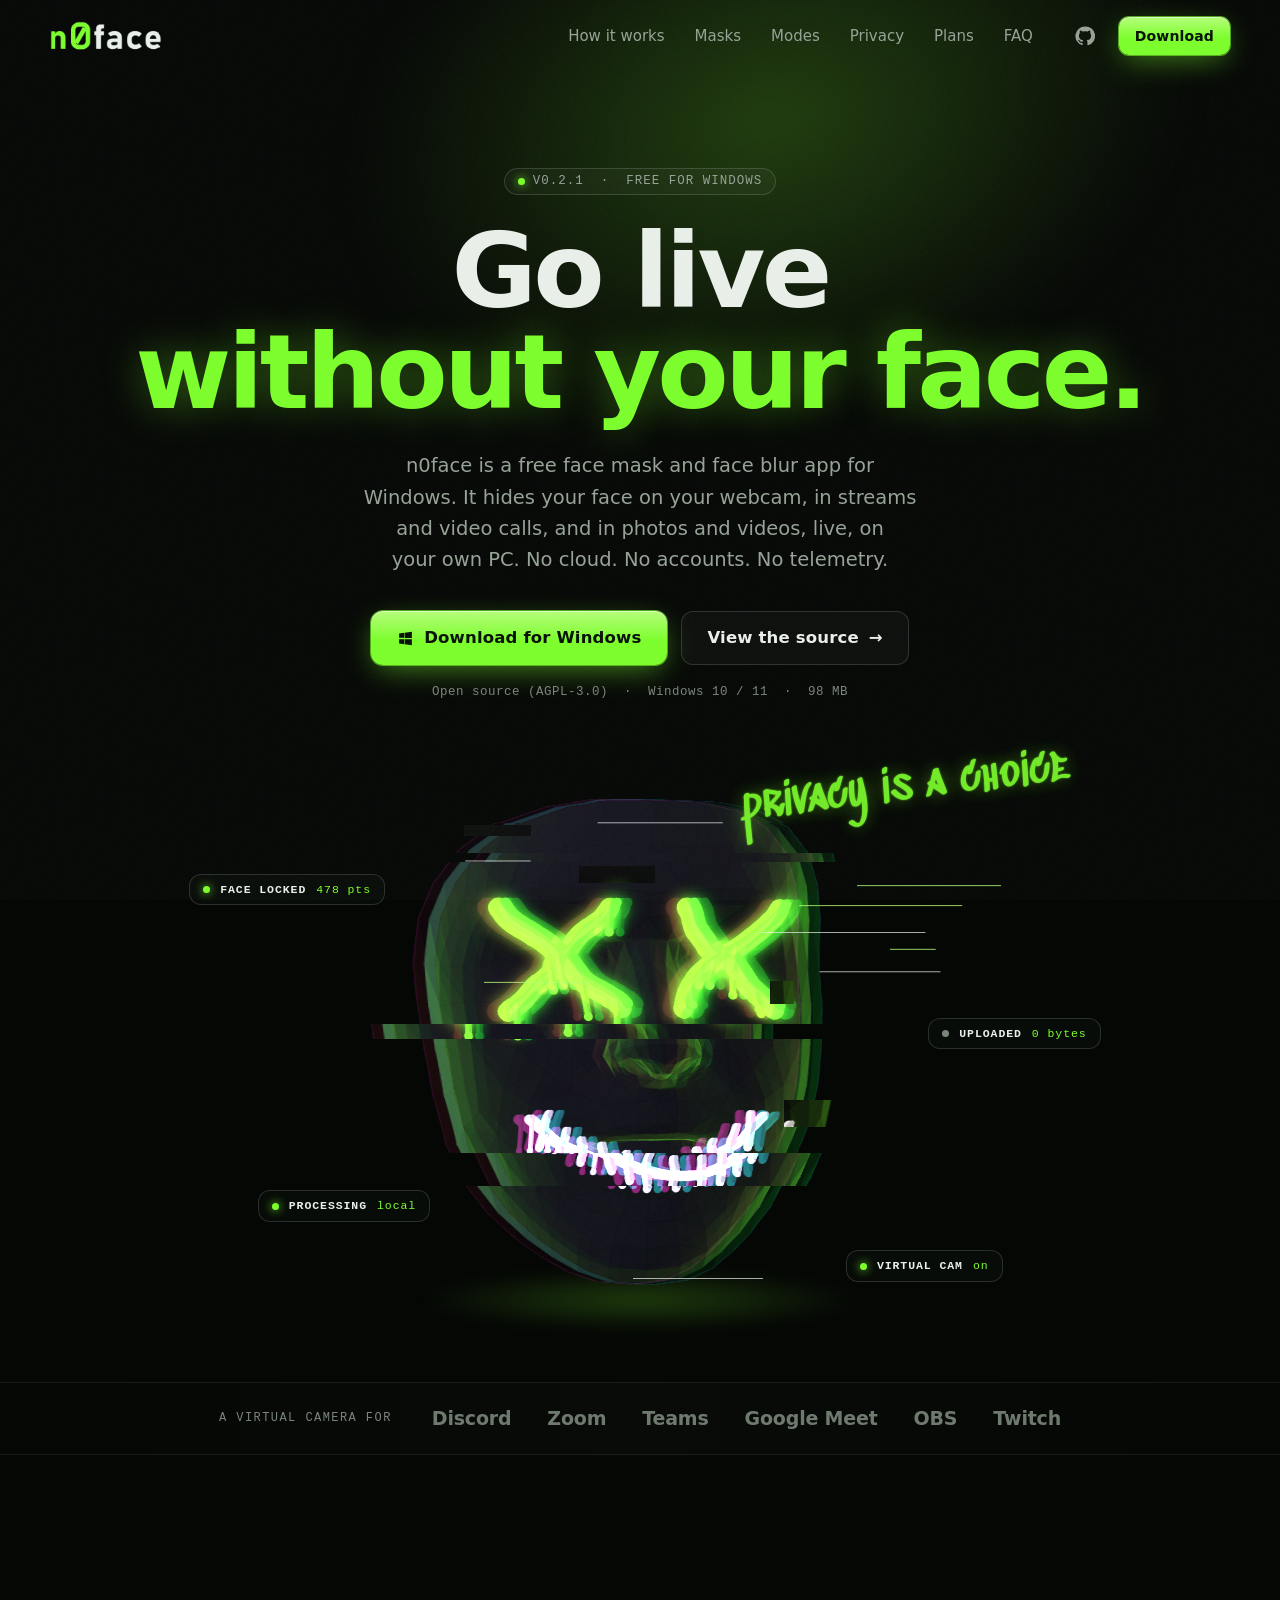
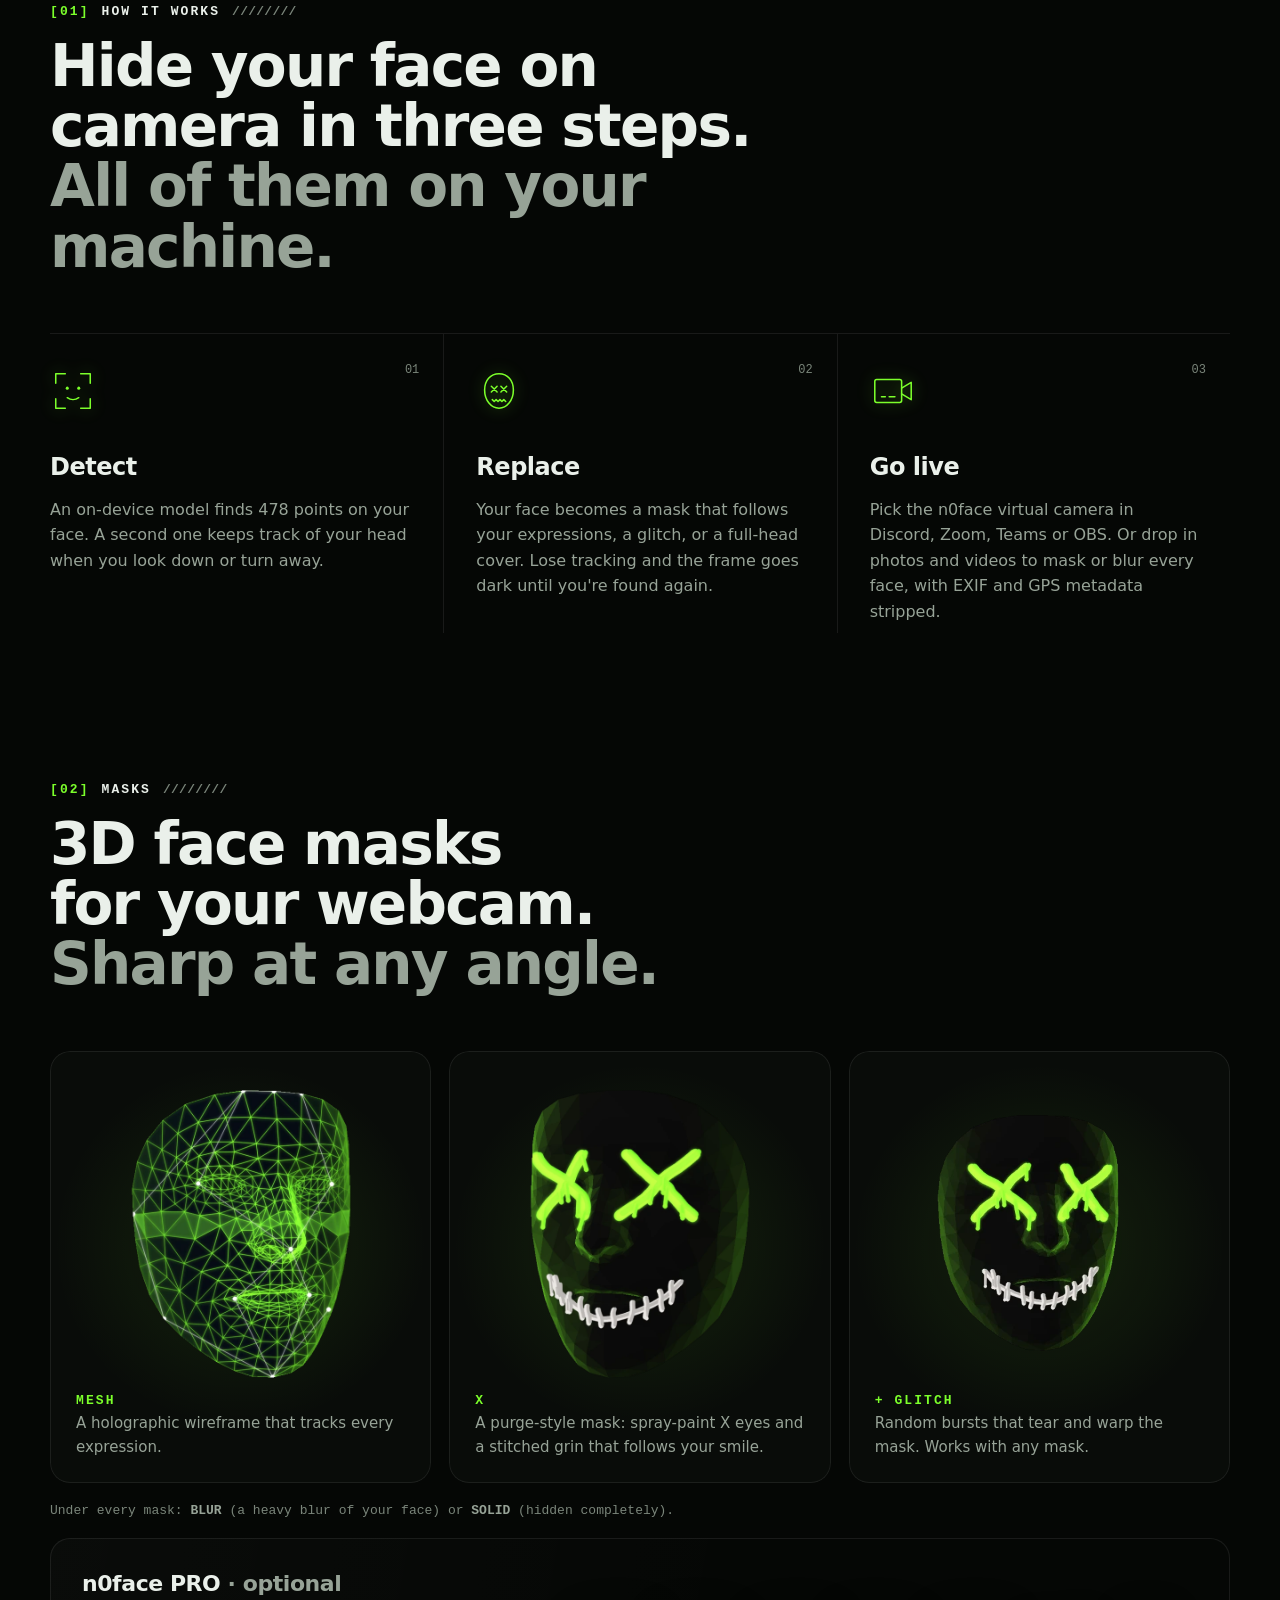
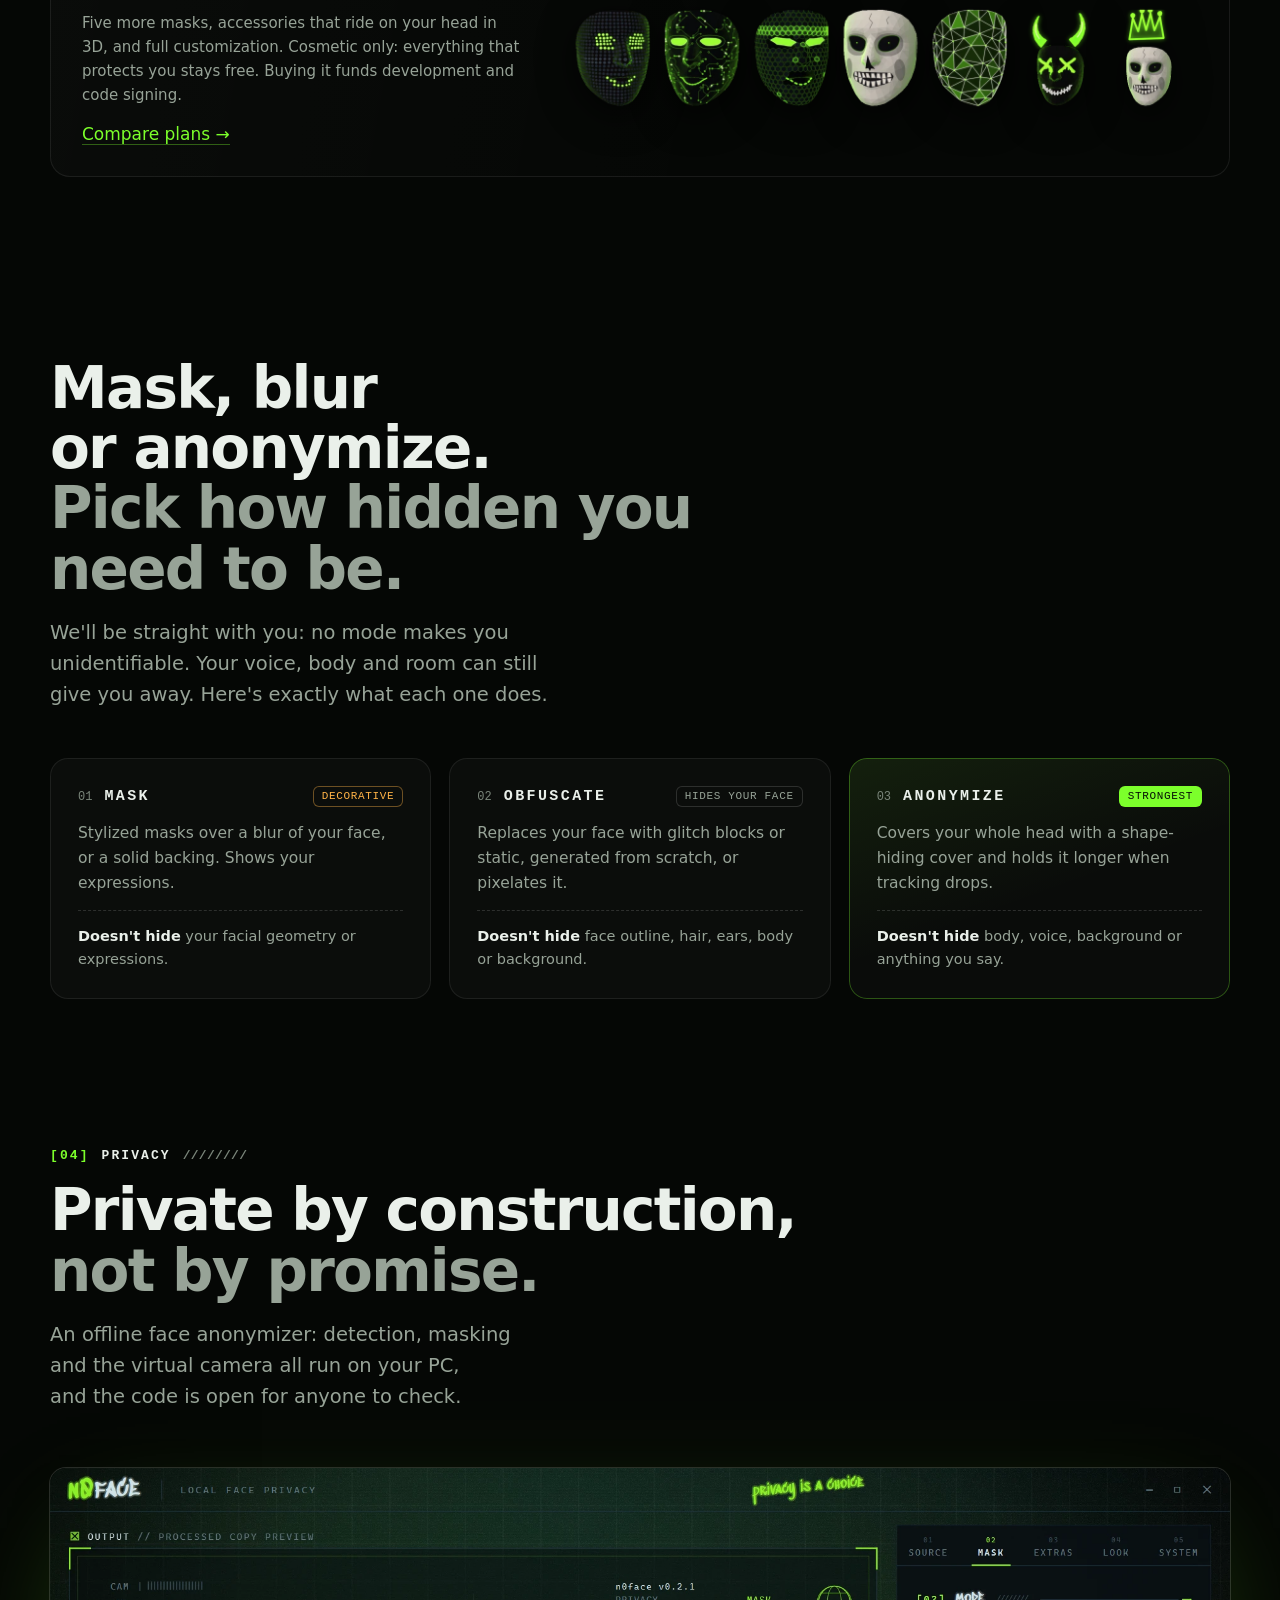
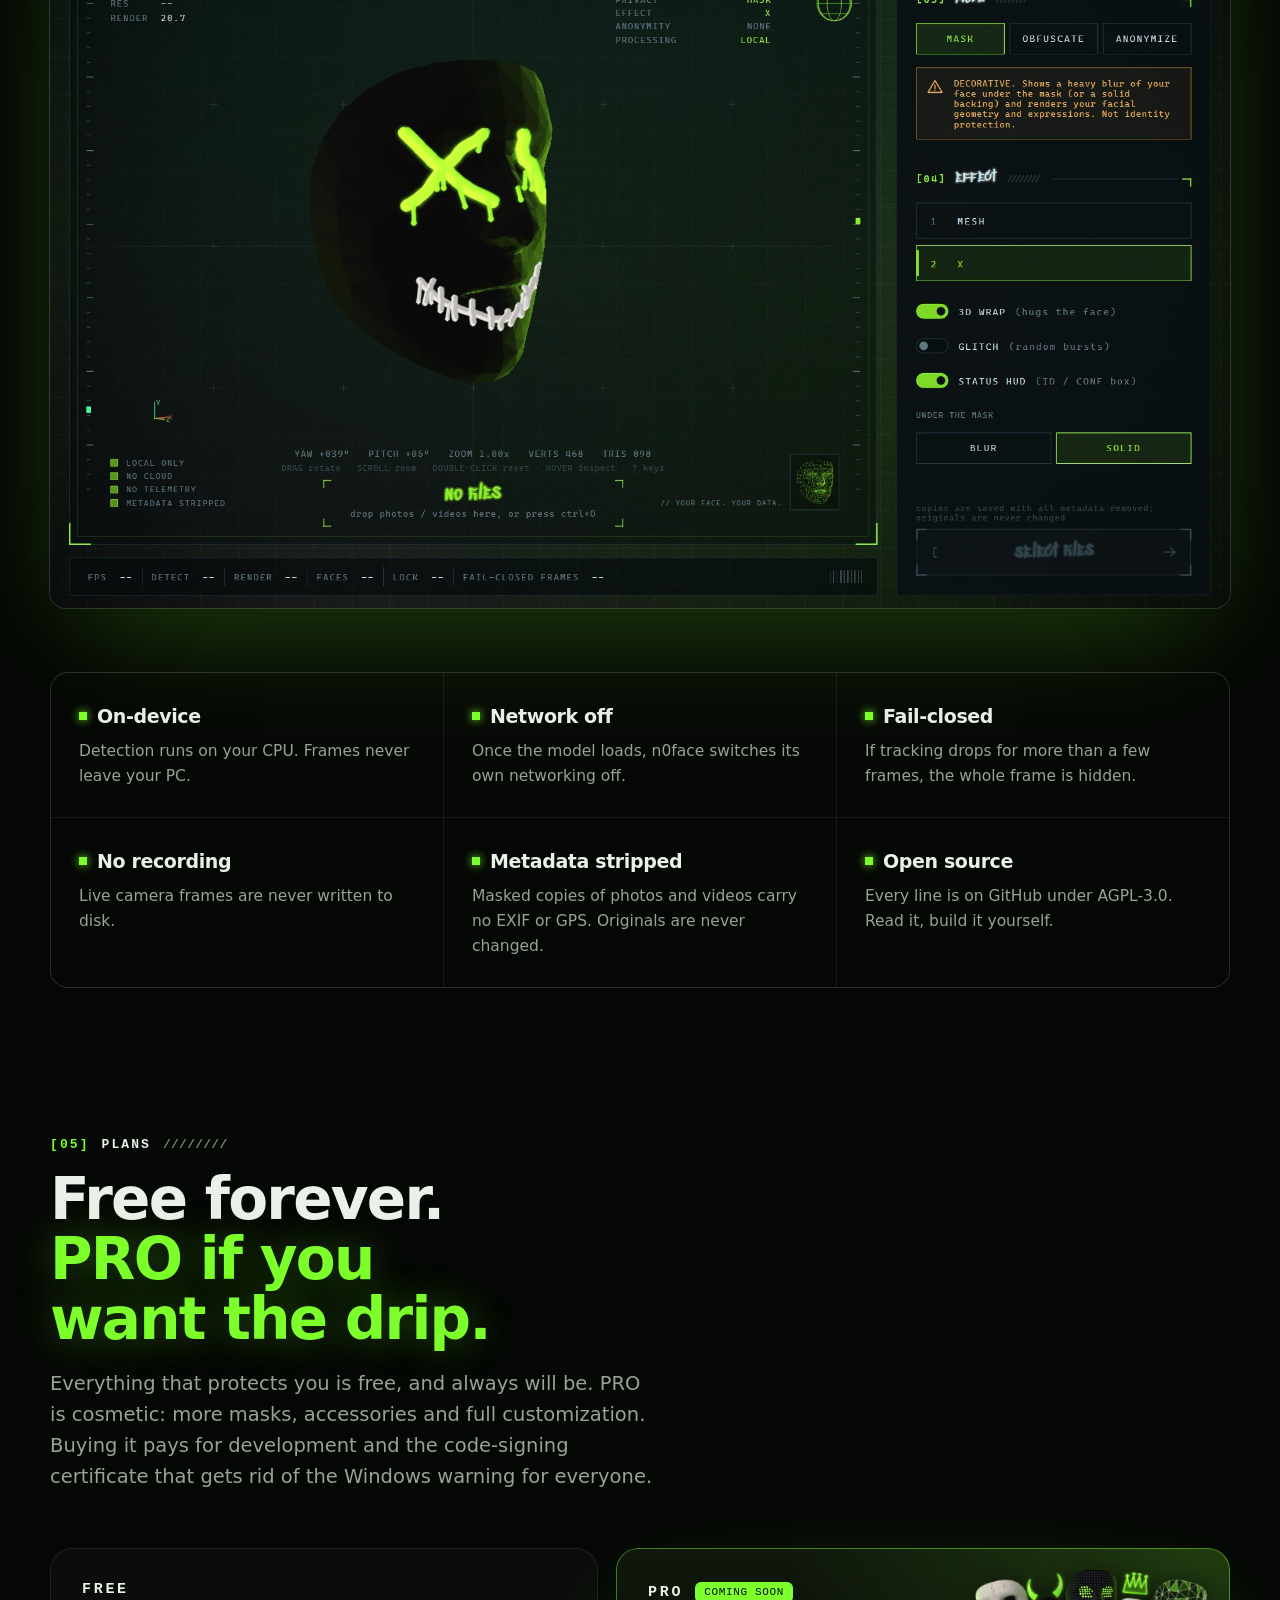
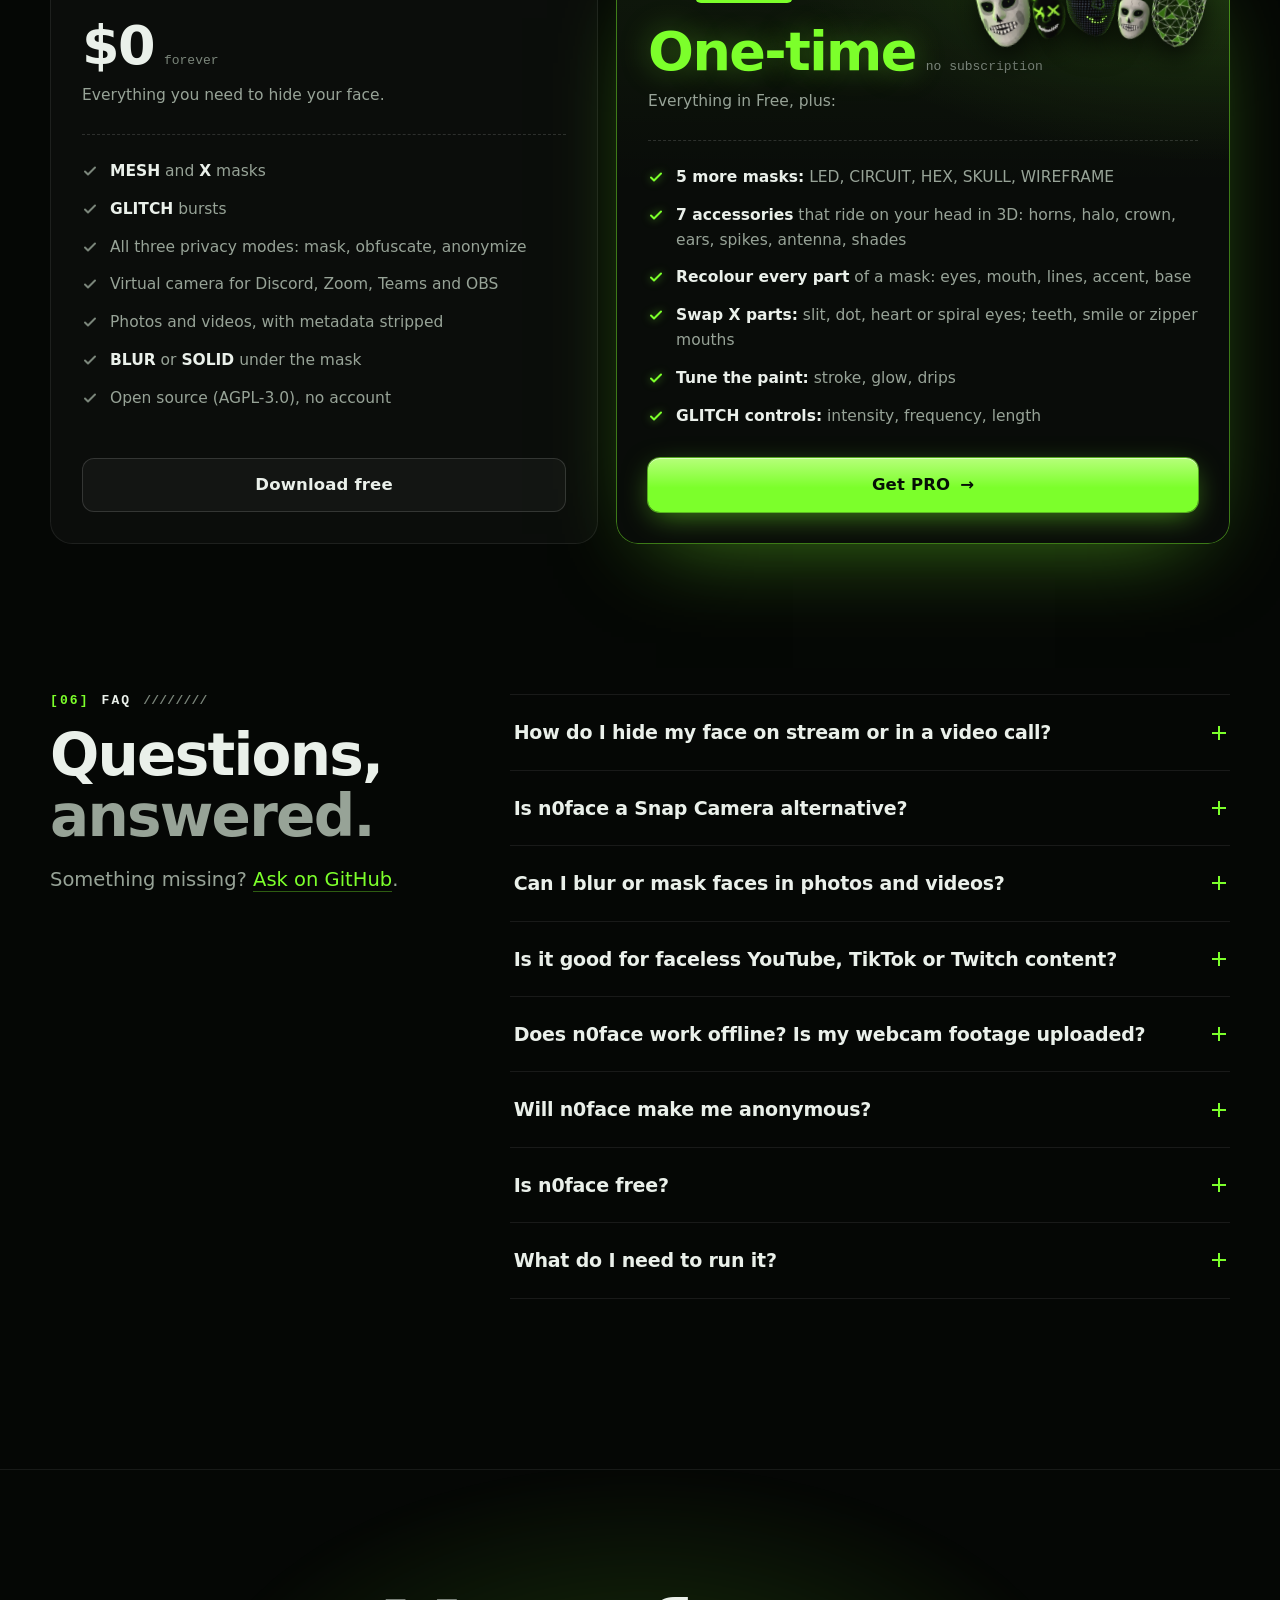
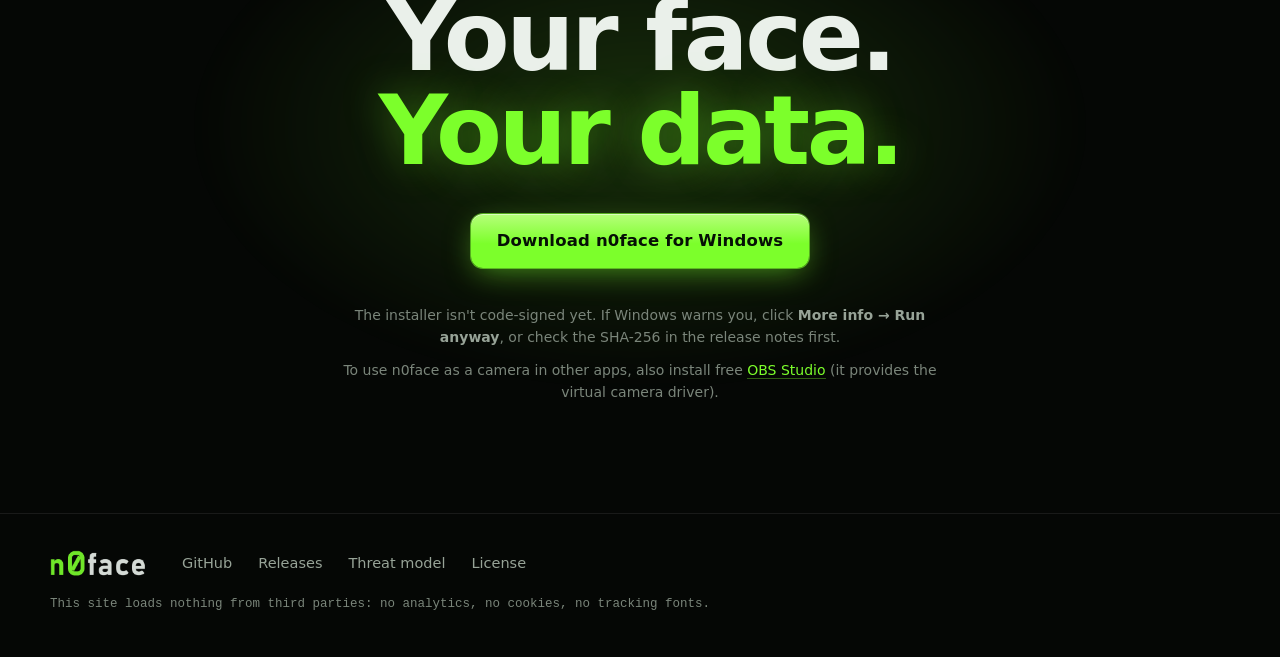
<file: site/index.html>
<!doctype html>
<html lang="en">
<head>
  <meta charset="utf-8">
  <meta name="viewport" content="width=device-width, initial-scale=1">
  <title>n0face: Free Webcam Face Mask &amp; Face Blur App for Windows</title>
  <meta name="description" content="Hide your face on webcam, streams and calls. Free, open-source Windows app that masks or blurs faces live and in photos and videos. No cloud.">
  <meta name="keywords" content="face blur app, blur face in video, hide face on webcam, webcam face mask, face filter for webcam, face filter for Zoom, Discord camera filter, OBS face mask, virtual camera, Snap Camera alternative, face anonymizer, blur faces in photos, faceless streaming, faceless YouTube, faceless TikTok, anonymous streaming, stream without showing face, offline face blur, open source face anonymization, face redaction software, purge mask filter, X eyes mask, strip EXIF GPS metadata, local face privacy, MediaPipe face mask">
  <meta name="robots" content="index, follow, max-image-preview:large, max-snippet:-1">
  <meta name="author" content="kaloyanstefanov66">
  <meta name="theme-color" content="#050705">
  <meta name="color-scheme" content="dark">
  <link rel="canonical" href="https://n0face.pages.dev/">
  <link rel="icon" href="favicon.ico" sizes="any">
  <link rel="icon" type="image/png" sizes="32x32" href="assets/favicon-32.png">
  <link rel="apple-touch-icon" href="assets/apple-touch-icon.png">
  <link rel="sitemap" type="application/xml" href="sitemap.xml">
  <meta property="og:type" content="website">
  <meta property="og:site_name" content="n0face">
  <meta property="og:locale" content="en_US">
  <meta property="og:title" content="n0face: go live without your face">
  <meta property="og:description" content="Free, open-source face masks and face blur for your webcam, photos and videos. A virtual camera for Discord, Zoom, Teams and OBS that runs 100% on your PC.">
  <meta property="og:url" content="https://n0face.pages.dev/">
  <meta property="og:image" content="https://n0face.pages.dev/assets/og.png">
  <meta property="og:image:width" content="1200">
  <meta property="og:image:height" content="630">
  <meta property="og:image:alt" content="n0face logo: a wireframe face turning into redacted blocks. Local face privacy.">
  <meta name="twitter:card" content="summary_large_image">
  <meta name="twitter:title" content="n0face: go live without your face">
  <meta name="twitter:description" content="Free, open-source face masks and face blur for your webcam, photos and videos. A virtual camera for Discord, Zoom, Teams and OBS that runs 100% on your PC.">
  <meta name="twitter:image" content="https://n0face.pages.dev/assets/og.png">
  <link rel="preload" href="assets/sedgwick.woff" as="font" type="font/woff" crossorigin>
  <link rel="stylesheet" href="styles.css">
  <script type="application/ld+json">
  {
    "@context": "https://schema.org",
    "@graph": [
      {
        "@type": "WebSite",
        "@id": "https://n0face.pages.dev/#website",
        "url": "https://n0face.pages.dev/",
        "name": "n0face",
        "description": "Local face privacy: face masks, face blur and anonymization for your webcam, photos and videos.",
        "inLanguage": "en"
      },
      {
        "@type": "SoftwareApplication",
        "@id": "https://n0face.pages.dev/#app",
        "name": "n0face",
        "url": "https://n0face.pages.dev/",
        "description": "Hide your face on webcam, streams and calls. Free, open-source Windows app that masks or blurs faces live and in photos and videos. No cloud.",
        "applicationCategory": "MultimediaApplication",
        "applicationSubCategory": "Privacy, webcam filter, virtual camera",
        "operatingSystem": "Windows 10, Windows 11",
        "softwareVersion": "0.2.1",
        "fileSize": "98MB",
        "downloadUrl": "https://github.com/kaloyanstefanov66/n0face/releases/latest",
        "installUrl": "https://github.com/kaloyanstefanov66/n0face/releases/latest",
        "softwareHelp": "https://github.com/kaloyanstefanov66/n0face#readme",
        "license": "https://www.gnu.org/licenses/agpl-3.0.html",
        "isAccessibleForFree": true,
        "image": "https://n0face.pages.dev/assets/og.png",
        "screenshot": "https://n0face.pages.dev/assets/app.webp",
        "featureList": [
          "Live face masks on your webcam (MESH, X)",
          "Virtual camera for Discord, Zoom, Microsoft Teams, Google Meet and OBS",
          "Mask, blur or anonymize faces in photos and videos",
          "Obfuscate mode: glitch blocks, static or pixelation",
          "Anonymize mode: full-head cover",
          "GLITCH effect",
          "Runs offline, on-device: no cloud, no account, no telemetry",
          "Fail-closed: hides the frame when face tracking drops",
          "Strips EXIF and GPS metadata from processed files",
          "Open source (AGPL-3.0)"
        ],
        "offers": {
          "@type": "Offer",
          "price": "0",
          "priceCurrency": "USD",
          "availability": "https://schema.org/InStock"
        },
        "author": {
          "@type": "Person",
          "name": "kaloyanstefanov66",
          "url": "https://github.com/kaloyanstefanov66"
        },
        "sameAs": [
          "https://github.com/kaloyanstefanov66/n0face"
        ]
      }
    ]
  }
  </script>
</head>
<body>
  <a class="skip" href="#main">Skip to content</a>

  <header class="nav" data-nav>
    <div class="wrap nav__row">
      <a class="nav__brand" href="#top" aria-label="n0face home">
        <img src="assets/wordmark.png" width="600" height="165" alt="n0face">
      </a>
      <nav class="nav__links" aria-label="Sections">
        <a href="#how">How it works</a>
        <a href="#masks">Masks</a>
        <a href="#modes">Modes</a>
        <a href="#privacy">Privacy</a>
        <a href="#plans">Plans</a>
        <a href="#faq">FAQ</a>
      </nav>
      <div class="nav__actions">
        <a class="icon-link" href="https://github.com/kaloyanstefanov66/n0face" aria-label="Source code on GitHub">
          <svg viewBox="0 0 24 24" aria-hidden="true"><path d="M12 .5a11.5 11.5 0 0 0-3.64 22.41c.58.1.79-.25.79-.56v-2c-3.2.7-3.88-1.37-3.88-1.37-.52-1.33-1.28-1.69-1.28-1.69-1.04-.71.08-.7.08-.7 1.15.08 1.76 1.19 1.76 1.19 1.03 1.76 2.69 1.25 3.35.96.1-.75.4-1.25.73-1.54-2.55-.29-5.24-1.28-5.24-5.68 0-1.26.45-2.28 1.19-3.09-.12-.29-.52-1.46.11-3.05 0 0 .97-.31 3.17 1.18a11 11 0 0 1 5.77 0c2.2-1.49 3.17-1.18 3.17-1.18.63 1.59.23 2.76.11 3.05.74.81 1.19 1.83 1.19 3.09 0 4.41-2.69 5.39-5.25 5.67.41.36.78 1.06.78 2.14v3.17c0 .31.21.67.8.56A11.5 11.5 0 0 0 12 .5Z"/></svg>
        </a>
        <a class="btn btn--sm" href="https://github.com/kaloyanstefanov66/n0face/releases/latest">Download</a>
      </div>
    </div>
  </header>

  <main id="main">
    <!-- HERO ------------------------------------------------------------------------------>
    <section class="hero" id="top">
      <canvas class="bg" data-bg aria-hidden="true"></canvas>
      <div class="hero__glow" aria-hidden="true"></div>
      <div class="beam" aria-hidden="true"></div>

      <div class="wrap hero__copy">
        <p class="pill rise"><span class="dot"></span> v0.2.1 &nbsp;·&nbsp; free for Windows</p>
        <h1 class="rise">Go live<br><span class="hero__accent" data-glitch="without your face.">without your face.</span></h1>
        <p class="lede rise">n0face is a free face mask and face blur app for Windows. It hides your face on
          your webcam, in streams and video calls, and in photos and videos, live, on your own PC.
          No cloud. No accounts. No telemetry.</p>
        <div class="cta rise">
          <a class="btn btn--lg" href="https://github.com/kaloyanstefanov66/n0face/releases/latest">
            <svg viewBox="0 0 24 24" aria-hidden="true"><path d="M3 5.1 10.4 4v7.1H3V5.1Zm0 13.8 7.4 1.1v-7.1H3v6Zm8.2 1.2L21 21.5v-8.6h-9.8v7.2Zm0-16.2v7.3H21V2.5l-9.8 1.4Z"/></svg>
            Download for Windows
          </a>
          <a class="btn btn--ghost btn--lg" href="https://github.com/kaloyanstefanov66/n0face">View the source <span aria-hidden="true">→</span></a>
        </div>
        <p class="fine rise">Open source (AGPL-3.0) &nbsp;·&nbsp; Windows 10 / 11 &nbsp;·&nbsp; 98 MB</p>
      </div>

      <div class="stage rise" aria-hidden="true">
        <canvas class="stage__canvas" data-face></canvas>
        <span class="tag">privacy is a choice</span>
        <div class="chip chip--a"><span class="dot"></span><b>FACE LOCKED</b><i>478 pts</i></div>
        <div class="chip chip--b"><span class="dot"></span><b>PROCESSING</b><i>local</i></div>
        <div class="chip chip--c"><span class="dot dot--off"></span><b>UPLOADED</b><i>0 bytes</i></div>
        <div class="chip chip--d"><span class="dot"></span><b>VIRTUAL CAM</b><i>on</i></div>
      </div>
      <p class="sr-only">Animation: the X mask on a rotating 3D face, torn now and then by glitch bursts.</p>
    </section>

    <!-- WORKS WITH ------------------------------------------------------------------------>
    <section class="works" aria-label="Works with">
      <div class="wrap works__row">
        <span class="label">A virtual camera for</span>
        <ul>
          <li>Discord</li><li>Zoom</li><li>Teams</li><li>Google Meet</li><li>OBS</li><li>Twitch</li>
        </ul>
      </div>
    </section>

    <!-- HOW --------------------------------------------------------------------------------->
    <section class="section" id="how">
      <div class="wrap">
        <p class="eyebrow reveal"><span>[01]</span> How it works <i aria-hidden="true">////////</i></p>
        <h2 class="reveal">Hide your face on camera in three steps.<br><span class="muted">All of them on your machine.</span></h2>
        <ol class="steps">
          <li class="step reveal">
            <span class="step__n">01</span>
            <svg viewBox="0 0 48 48" aria-hidden="true"><path d="M6 16V6h10M32 6h10v10M42 32v10H32M16 42H6V32"/><circle cx="18" cy="21" r="1.6"/><circle cx="30" cy="21" r="1.6"/><path d="M18 31c3.5 2.5 8.5 2.5 12 0"/></svg>
            <h3>Detect</h3>
            <p>An on-device model finds 478 points on your face. A second one keeps track of your head when you look down or turn away.</p>
          </li>
          <li class="step reveal">
            <span class="step__n">02</span>
            <svg viewBox="0 0 48 48" aria-hidden="true"><path d="M24 6c9 0 15 7 15 17 0 11-7 19-15 19S9 34 9 23C9 13 15 6 24 6Z"/><path d="m16 19 6 6m0-6-6 6m10-6 6 6m0-6-6 6M17 33l2 2 2-2 2 2 2-2 2 2 2-2 2 2"/></svg>
            <h3>Replace</h3>
            <p>Your face becomes a mask that follows your expressions, a glitch, or a full-head cover. Lose tracking and the frame goes dark until you're found again.</p>
          </li>
          <li class="step reveal">
            <span class="step__n">03</span>
            <svg viewBox="0 0 48 48" aria-hidden="true"><rect x="5" y="12" width="28" height="24" rx="2"/><path d="m33 21 10-6v18l-10-6"/><path d="M12 30h4m4 0h6"/></svg>
            <h3>Go live</h3>
            <p>Pick the n0face virtual camera in Discord, Zoom, Teams or OBS. Or drop in photos and videos to mask or blur every face, with EXIF and GPS metadata stripped.</p>
          </li>
        </ol>
      </div>
    </section>

    <!-- MASKS ------------------------------------------------------------------------------>
    <section class="section section--masks" id="masks">
      <div class="wrap">
        <p class="eyebrow reveal"><span>[02]</span> Masks <i aria-hidden="true">////////</i></p>
        <h2 class="reveal">3D face masks for your webcam.<br><span class="muted">Sharp at any angle.</span></h2>

        <div class="masks">
          <figure class="mask reveal">
            <img src="assets/mask-mesh.webp" width="720" height="720" loading="lazy" alt="MESH webcam face mask: a glowing green 3D wireframe that follows your face.">
            <figcaption><b>MESH</b><span>A holographic wireframe that tracks every expression.</span></figcaption>
          </figure>
          <figure class="mask reveal">
            <img src="assets/mask-x.webp" width="720" height="720" loading="lazy" alt="X face mask filter: a black purge-style mask with spray-painted X eyes and a stitched grin.">
            <figcaption><b>X</b><span>A purge-style mask: spray-paint X eyes and a stitched grin that follows your smile.</span></figcaption>
          </figure>
          <figure class="mask reveal">
            <div class="glitchArt" data-glitch-art role="img" aria-label="The X mask torn by a GLITCH burst."></div>
            <figcaption><b class="glitch-word" data-glitch="+ GLITCH">+ GLITCH</b><span>Random bursts that tear and warp the mask. Works with any mask.</span></figcaption>
          </figure>
        </div>
        <p class="masks__note reveal">Under every mask: <b>BLUR</b> (a heavy blur of your face) or <b>SOLID</b> (hidden completely).</p>

        <div class="pro reveal">
          <div class="pro__copy">
            <h3>n0face PRO <span class="muted">· optional</span></h3>
            <p>Five more masks, accessories that ride on your head in 3D, and full customization. Cosmetic only: everything that protects you stays free. Buying it funds development and code signing.</p>
            <a class="link" href="#plans">Compare plans →</a>
          </div>
          <ul class="pro__strip">
            <li><img src="assets/extras/led.webp" width="220" height="220" loading="lazy" alt="LED mask"></li>
            <li><img src="assets/extras/circuit.webp" width="220" height="220" loading="lazy" alt="CIRCUIT mask"></li>
            <li><img src="assets/extras/hex.webp" width="220" height="220" loading="lazy" alt="HEX mask"></li>
            <li><img src="assets/extras/skull.webp" width="220" height="220" loading="lazy" alt="SKULL mask"></li>
            <li><img src="assets/extras/wireframe.webp" width="220" height="220" loading="lazy" alt="WIREFRAME mask"></li>
            <li><img src="assets/extras/horns.webp" width="220" height="220" loading="lazy" alt="Horns accessory"></li>
            <li><img src="assets/extras/crown.webp" width="220" height="220" loading="lazy" alt="Crown accessory"></li>
          </ul>
        </div>
      </div>
    </section>

    <!-- MODES ------------------------------------------------------------------------------>
    <section class="section" id="modes">
      <div class="wrap">
        <p class="eyebrow reveal"><span>[03]</span> Modes <i aria-hidden="true">////////</i></p>
        <h2 class="reveal">Mask, blur or anonymize.<br><span class="muted">Pick how hidden you need to be.</span></h2>
        <p class="lede lede--left reveal">We'll be straight with you: no mode makes you unidentifiable. Your voice, body and room can still give you away. Here's exactly what each one does.</p>

        <div class="modes">
          <article class="modeCard reveal">
            <header><span class="modeCard__k">01</span><h3>MASK</h3><span class="badge badge--warn">Decorative</span></header>
            <p>Stylized masks over a blur of your face, or a solid backing. Shows your expressions.</p>
            <p class="modeCard__no"><b>Doesn't hide</b> your facial geometry or expressions.</p>
          </article>
          <article class="modeCard reveal">
            <header><span class="modeCard__k">02</span><h3>OBFUSCATE</h3><span class="badge">Hides your face</span></header>
            <p>Replaces your face with glitch blocks or static, generated from scratch, or pixelates it.</p>
            <p class="modeCard__no"><b>Doesn't hide</b> face outline, hair, ears, body or background.</p>
          </article>
          <article class="modeCard modeCard--max reveal">
            <header><span class="modeCard__k">03</span><h3>ANONYMIZE</h3><span class="badge badge--max">Strongest</span></header>
            <p>Covers your whole head with a shape-hiding cover and holds it longer when tracking drops.</p>
            <p class="modeCard__no"><b>Doesn't hide</b> body, voice, background or anything you say.</p>
          </article>
        </div>
      </div>
    </section>

    <!-- PRIVACY ---------------------------------------------------------------------------->
    <section class="section" id="privacy">
      <div class="wrap">
        <p class="eyebrow reveal"><span>[04]</span> Privacy <i aria-hidden="true">////////</i></p>
        <h2 class="reveal">Private by construction,<br><span class="muted">not by promise.</span></h2>
        <p class="lede lede--left reveal">An offline face anonymizer: detection, masking and the virtual camera all run on your PC,
          and the code is open for anyone to check.</p>

        <figure class="shot reveal">
          <img src="assets/app.webp" width="1875" height="1175" loading="lazy" alt="The n0face app on Windows: a 3D preview of the X face mask, with privacy mode and effect settings.">
        </figure>

        <ul class="facts">
          <li class="reveal"><h3>On-device</h3><p>Detection runs on your CPU. Frames never leave your PC.</p></li>
          <li class="reveal"><h3>Network off</h3><p>Once the model loads, n0face switches its own networking off.</p></li>
          <li class="reveal"><h3>Fail-closed</h3><p>If tracking drops for more than a few frames, the whole frame is hidden.</p></li>
          <li class="reveal"><h3>No recording</h3><p>Live camera frames are never written to disk.</p></li>
          <li class="reveal"><h3>Metadata stripped</h3><p>Masked copies of photos and videos carry no EXIF or GPS. Originals are never changed.</p></li>
          <li class="reveal"><h3>Open source</h3><p>Every line is on GitHub under AGPL-3.0. Read it, build it yourself.</p></li>
        </ul>
      </div>
    </section>

    <!-- PLANS ------------------------------------------------------------------------------>
    <section class="section" id="plans">
      <div class="wrap">
        <p class="eyebrow reveal"><span>[05]</span> Plans <i aria-hidden="true">////////</i></p>
        <h2 class="reveal">Free forever.<br><span class="hero__accent">PRO if you want the drip.</span></h2>
        <p class="lede lede--left reveal">Everything that protects you is free, and always will be. PRO is cosmetic: more masks,
          accessories and full customization. Buying it pays for development and the code-signing certificate
          that gets rid of the Windows warning for everyone.</p>

        <div class="plans">
          <article class="plan reveal">
            <header class="plan__head">
              <h3>FREE</h3>
              <p class="plan__price"><b>$0</b><span>forever</span></p>
              <p class="plan__sub">Everything you need to hide your face.</p>
            </header>
            <ul class="plan__list">
              <li><svg viewBox="0 0 16 16" aria-hidden="true"><path d="m3 8.5 3 3 7-7"/></svg><span><b>MESH</b> and <b>X</b> masks</span></li>
              <li><svg viewBox="0 0 16 16" aria-hidden="true"><path d="m3 8.5 3 3 7-7"/></svg><span><b>GLITCH</b> bursts</span></li>
              <li><svg viewBox="0 0 16 16" aria-hidden="true"><path d="m3 8.5 3 3 7-7"/></svg><span>All three privacy modes: mask, obfuscate, anonymize</span></li>
              <li><svg viewBox="0 0 16 16" aria-hidden="true"><path d="m3 8.5 3 3 7-7"/></svg><span>Virtual camera for Discord, Zoom, Teams and OBS</span></li>
              <li><svg viewBox="0 0 16 16" aria-hidden="true"><path d="m3 8.5 3 3 7-7"/></svg><span>Photos and videos, with metadata stripped</span></li>
              <li><svg viewBox="0 0 16 16" aria-hidden="true"><path d="m3 8.5 3 3 7-7"/></svg><span><b>BLUR</b> or <b>SOLID</b> under the mask</span></li>
              <li><svg viewBox="0 0 16 16" aria-hidden="true"><path d="m3 8.5 3 3 7-7"/></svg><span>Open source (AGPL-3.0), no account</span></li>
            </ul>
            <a class="btn btn--ghost btn--lg plan__cta" href="https://github.com/kaloyanstefanov66/n0face/releases/latest">Download free</a>
          </article>

          <article class="plan plan--pro reveal">
            <div class="plan__fan" aria-hidden="true">
              <img src="assets/extras/skull.webp" width="220" height="220" alt="">
              <img src="assets/extras/horns.webp" width="220" height="220" alt="">
              <img src="assets/extras/led.webp" width="220" height="220" alt="">
              <img src="assets/extras/crown.webp" width="220" height="220" alt="">
              <img src="assets/extras/wireframe.webp" width="220" height="220" alt="">
            </div>
            <header class="plan__head">
              <h3>PRO <span class="badge badge--max">Coming soon</span></h3>
              <p class="plan__price"><b>One-time</b><span>no subscription</span></p>
              <p class="plan__sub">Everything in Free, plus:</p>
            </header>
            <ul class="plan__list">
              <li><svg viewBox="0 0 16 16" aria-hidden="true"><path d="m3 8.5 3 3 7-7"/></svg><span><b>5 more masks:</b> LED, CIRCUIT, HEX, SKULL, WIREFRAME</span></li>
              <li><svg viewBox="0 0 16 16" aria-hidden="true"><path d="m3 8.5 3 3 7-7"/></svg><span><b>7 accessories</b> that ride on your head in 3D: horns, halo, crown, ears, spikes, antenna, shades</span></li>
              <li><svg viewBox="0 0 16 16" aria-hidden="true"><path d="m3 8.5 3 3 7-7"/></svg><span><b>Recolour every part</b> of a mask: eyes, mouth, lines, accent, base</span></li>
              <li><svg viewBox="0 0 16 16" aria-hidden="true"><path d="m3 8.5 3 3 7-7"/></svg><span><b>Swap X parts:</b> slit, dot, heart or spiral eyes; teeth, smile or zipper mouths</span></li>
              <li><svg viewBox="0 0 16 16" aria-hidden="true"><path d="m3 8.5 3 3 7-7"/></svg><span><b>Tune the paint:</b> stroke, glow, drips</span></li>
              <li><svg viewBox="0 0 16 16" aria-hidden="true"><path d="m3 8.5 3 3 7-7"/></svg><span><b>GLITCH controls:</b> intensity, frequency, length</span></li>
            </ul>
            <a class="btn btn--lg plan__cta" href="https://github.com/kaloyanstefanov66/n0face#n0face-pro">Get PRO <span aria-hidden="true">→</span></a>
          </article>
        </div>
      </div>
    </section>

    <!-- FAQ -------------------------------------------------------------------------------->
    <section class="section" id="faq">
      <div class="wrap faq">
        <div class="faq__intro">
          <p class="eyebrow reveal"><span>[06]</span> FAQ <i aria-hidden="true">////////</i></p>
          <h2 class="reveal">Questions, <span class="muted">answered.</span></h2>
          <p class="lede lede--left reveal">Something missing? <a class="link" href="https://github.com/kaloyanstefanov66/n0face/issues">Ask on GitHub</a>.</p>
        </div>
        <div class="faq__list">
          <details class="faq__item reveal">
            <summary><h3>How do I hide my face on stream or in a video call?</h3><span class="faq__icon" aria-hidden="true"></span></summary>
            <p>Install n0face, pick a mask or privacy mode, and choose the <b>n0face</b> camera in Discord, Zoom, Teams, Google Meet or OBS. Your face is masked before any app sees the picture. The virtual camera needs the free OBS Studio installed (it provides the driver); OBS doesn't have to be running.</p>
          </details>
          <details class="faq__item reveal">
            <summary><h3>Is n0face a Snap Camera alternative?</h3><span class="faq__icon" aria-hidden="true"></span></summary>
            <p>If you miss Snap Camera's face filters on your webcam: yes, n0face is a free virtual camera with 3D face masks that works in the same apps. The difference is that it's built for privacy: it runs offline, has no account and never uploads your camera.</p>
          </details>
          <details class="faq__item reveal">
            <summary><h3>Can I blur or mask faces in photos and videos?</h3><span class="faq__icon" aria-hidden="true"></span></summary>
            <p>Yes. Drop in photos or videos and n0face writes masked copies, with EXIF, GPS and other metadata stripped. Your originals are never changed. Video processing runs on your CPU and takes roughly ten times the video's length.</p>
          </details>
          <details class="faq__item reveal">
            <summary><h3>Is it good for faceless YouTube, TikTok or Twitch content?</h3><span class="faq__icon" aria-hidden="true"></span></summary>
            <p>That's a big part of why it exists. Stream through OBS with a mask on, or record normally and mask the video afterwards. A second on-device model keeps your head covered when you look down at a guitar, keyboard or phone.</p>
          </details>
          <details class="faq__item reveal">
            <summary><h3>Does n0face work offline? Is my webcam footage uploaded?</h3><span class="faq__icon" aria-hidden="true"></span></summary>
            <p>Everything runs on your PC. Once the face model has loaded, n0face switches its own networking off. There's no account, no cloud and no telemetry, and live camera frames are never written to disk.</p>
          </details>
          <details class="faq__item reveal">
            <summary><h3>Will n0face make me anonymous?</h3><span class="faq__icon" aria-hidden="true"></span></summary>
            <p>Not on its own, and no tool can promise that. ANONYMIZE covers your whole head and is the strongest mode, but your voice, body, clothes, room and what you say can still identify you. MASK mode is decorative: it shows your expressions.</p>
          </details>
          <details class="faq__item reveal">
            <summary><h3>Is n0face free?</h3><span class="faq__icon" aria-hidden="true"></span></summary>
            <p>Yes. n0face is free and open source under AGPL-3.0, including every privacy feature. The optional n0face PRO adds cosmetic extras: more masks, accessories and customization.</p>
          </details>
          <details class="faq__item reveal">
            <summary><h3>What do I need to run it?</h3><span class="faq__icon" aria-hidden="true"></span></summary>
            <p>Windows 10 or 11 and a webcam. The installer bundles everything else, including the face model. Add OBS Studio if you want the virtual camera in other apps.</p>
          </details>
        </div>
      </div>
    </section>

    <!-- FINAL CTA -------------------------------------------------------------------------->
    <section class="final">
      <canvas class="bg bg--final" data-bg aria-hidden="true"></canvas>
      <div class="final__glow" aria-hidden="true"></div>
      <div class="wrap final__inner">
        <h2 class="reveal">Your face.<br><span class="hero__accent">Your data.</span></h2>
        <div class="cta reveal">
          <a class="btn btn--lg" href="https://github.com/kaloyanstefanov66/n0face/releases/latest">Download n0face for Windows</a>
        </div>
        <ul class="notes reveal">
          <li>The installer isn't code-signed yet. If Windows warns you, click <b>More info → Run anyway</b>, or check the SHA-256 in the release notes first.</li>
          <li>To use n0face as a camera in other apps, also install free <a class="link" href="https://obsproject.com/">OBS Studio</a> (it provides the virtual camera driver).</li>
        </ul>
      </div>
    </section>
  </main>

  <footer class="footer">
    <div class="wrap footer__row">
      <img src="assets/wordmark.png" width="600" height="165" alt="n0face" class="footer__mark" loading="lazy">
      <nav aria-label="Footer">
        <a href="https://github.com/kaloyanstefanov66/n0face">GitHub</a>
        <a href="https://github.com/kaloyanstefanov66/n0face/releases">Releases</a>
        <a href="https://github.com/kaloyanstefanov66/n0face/blob/main/docs/PRIVACY.md">Threat model</a>
        <a href="https://github.com/kaloyanstefanov66/n0face/blob/main/LICENSE">License</a>
      </nav>
      <p class="footer__fine">This site loads nothing from third parties: no analytics, no cookies, no tracking fonts.</p>
    </div>
  </footer>

  <script src="assets/face.js" defer></script>
  <script src="main.js" defer></script>
</body>
</html>
</file>
<file: site/styles.css>
/* n0face site. No third-party requests: system fonts (Bahnschrift ships with Windows) plus the
   app's own graffiti font, self-hosted. */

@font-face {
  font-family: "Sedgwick";
  src: url("assets/sedgwick.woff") format("woff");
  font-display: swap;
}

:root {
  --bg: #050705;
  --bg-2: #090c09;
  --surface: rgba(255, 255, 255, 0.025);
  --line: rgba(255, 255, 255, 0.08);
  --line-strong: rgba(255, 255, 255, 0.14);
  --text: #eaf0ea;
  --dim: #97a397;
  --faint: #7a857a;
  --acid: #7cff2b;
  --acid-2: #b6ff7a;
  --acid-soft: rgba(124, 255, 43, 0.14);
  --warn: #ffb347;

  --display: "Bahnschrift", "DIN Alternate", "Segoe UI Variable Display", "Segoe UI", system-ui, sans-serif;
  --body: "Segoe UI Variable Text", "Segoe UI", system-ui, -apple-system, sans-serif;
  --mono: "Cascadia Mono", "JetBrains Mono", Consolas, ui-monospace, monospace;
  --tag: "Sedgwick", "Segoe Print", cursive;

  --ease: cubic-bezier(0.2, 0.8, 0.2, 1);
  --wrap: 1180px;
  color-scheme: dark;
}

*, *::before, *::after { box-sizing: border-box; }
html { scroll-behavior: smooth; -webkit-text-size-adjust: 100%; }
body {
  margin: 0;
  background: var(--bg);
  color: var(--text);
  font: 400 17px/1.6 var(--body);
  -webkit-font-smoothing: antialiased;
  overflow-x: hidden;
}
/* film grain over everything, very faint */
body::after {
  content: "";
  position: fixed;
  inset: 0;
  pointer-events: none;
  z-index: 100;
  opacity: 0.045;
  background-image: url("data:image/svg+xml,%3Csvg xmlns='http://www.w3.org/2000/svg' width='160' height='160'%3E%3Cfilter id='n'%3E%3CfeTurbulence type='fractalNoise' baseFrequency='.9' numOctaves='2' stitchTiles='stitch'/%3E%3C/filter%3E%3Crect width='100%25' height='100%25' filter='url(%23n)'/%3E%3C/svg%3E");
}
img { display: block; max-width: 100%; height: auto; }
a { color: inherit; text-decoration: none; }
h1, h2, h3 { margin: 0; font-family: var(--display); font-weight: 600; letter-spacing: -0.02em; }
p { margin: 0; }
ul, ol { margin: 0; padding: 0; list-style: none; }
::selection { background: var(--acid); color: #061006; }
:focus-visible { outline: 2px solid var(--acid); outline-offset: 3px; border-radius: 6px; }

.wrap { width: min(100% - 32px, var(--wrap)); margin-inline: auto; }
.sr-only { position: absolute; width: 1px; height: 1px; overflow: hidden; clip: rect(0 0 0 0); white-space: nowrap; }
.skip { position: absolute; left: 16px; top: -60px; z-index: 200; padding: 10px 14px; background: var(--acid); color: #061006; border-radius: 8px; font-weight: 600; }
.skip:focus { top: 12px; }
.muted { color: var(--dim); }

/* ---- buttons ------------------------------------------------------------------------- */
.btn {
  --h: 44px;
  display: inline-flex;
  align-items: center;
  justify-content: center;
  gap: 10px;
  min-height: var(--h);
  padding: 0 20px;
  border-radius: 10px;
  font: 600 15px/1 var(--display);
  letter-spacing: 0.01em;
  color: #061006;
  background: linear-gradient(180deg, var(--acid-2), var(--acid) 55%);
  box-shadow: 0 0 0 1px rgba(124, 255, 43, 0.6), 0 8px 30px -6px rgba(124, 255, 43, 0.55), inset 0 1px 0 rgba(255, 255, 255, 0.5);
  transition: transform 0.25s var(--ease), box-shadow 0.25s var(--ease), background 0.25s;
  cursor: pointer;
}
.btn:hover { transform: translateY(-2px); box-shadow: 0 0 0 1px rgba(124, 255, 43, 0.8), 0 14px 40px -6px rgba(124, 255, 43, 0.7), inset 0 1px 0 rgba(255, 255, 255, 0.5); }
.btn:active { transform: translateY(0); transition-duration: 0.08s; }
.btn svg { width: 17px; height: 17px; fill: currentColor; }
.btn--sm { --h: 38px; padding: 0 16px; font-size: 14px; }
.btn--lg { --h: 54px; padding: 0 26px; font-size: 16.5px; border-radius: 12px; }
.btn--ghost {
  color: var(--text);
  background: rgba(255, 255, 255, 0.03);
  box-shadow: inset 0 0 0 1px var(--line-strong);
}
.btn--ghost:hover { background: rgba(255, 255, 255, 0.06); box-shadow: inset 0 0 0 1px rgba(255, 255, 255, 0.28); }
.link { color: var(--acid); border-bottom: 1px solid rgba(124, 255, 43, 0.35); transition: border-color 0.2s; }
.link:hover { border-color: var(--acid); }

/* ---- nav ----------------------------------------------------------------------------- */
.nav {
  position: fixed;
  inset: 0 0 auto;
  z-index: 50;
  transition: background 0.3s, box-shadow 0.3s, backdrop-filter 0.3s;
}
.nav.is-scrolled {
  background: rgba(5, 7, 5, 0.72);
  backdrop-filter: blur(14px) saturate(1.4);
  -webkit-backdrop-filter: blur(14px) saturate(1.4);
  box-shadow: 0 1px 0 var(--line);
}
.nav__row { display: flex; align-items: center; gap: 32px; height: 72px; }
.nav__brand img { width: 112px; }
.nav__links { display: flex; gap: 30px; margin-left: auto; font-size: 15px; color: var(--dim); }
.nav__links a { position: relative; padding: 6px 0; transition: color 0.2s; }
.nav__links a::after { content: ""; position: absolute; left: 0; right: 0; bottom: 0; height: 1px; background: var(--acid); transform: scaleX(0); transform-origin: left; transition: transform 0.3s var(--ease); }
.nav__links a:hover { color: var(--text); }
.nav__links a:hover::after { transform: scaleX(1); }
.nav__actions { display: flex; align-items: center; gap: 14px; }
.icon-link { display: grid; place-items: center; width: 40px; height: 40px; border-radius: 10px; color: var(--dim); transition: color 0.2s, background 0.2s; }
.icon-link:hover { color: var(--text); background: rgba(255, 255, 255, 0.05); }
.icon-link svg { width: 20px; height: 20px; fill: currentColor; }

/* ---- hero ---------------------------------------------------------------------------- */
.hero { position: relative; padding: 168px 0 40px; overflow: hidden; isolation: isolate; }
/* animated background (main.js draws the grid, cells, pulses and dust) */
.bg {
  position: absolute;
  inset: 0;
  z-index: -2;
  width: 100%;
  height: 100%;
  mask-image: radial-gradient(ellipse 72% 58% at 50% 36%, #000 12%, transparent 78%);
  -webkit-mask-image: radial-gradient(ellipse 72% 58% at 50% 36%, #000 12%, transparent 78%);
}
.bg--final {
  mask-image: radial-gradient(ellipse 58% 70% at 50% 50%, #000 8%, transparent 75%);
  -webkit-mask-image: radial-gradient(ellipse 58% 70% at 50% 50%, #000 8%, transparent 75%);
}
.hero__glow {
  position: absolute;
  z-index: -1;
  left: 50%;
  top: -260px;
  width: 1100px;
  height: 760px;
  transform: translateX(-38%) rotate(-14deg);
  background:
    radial-gradient(closest-side, rgba(124, 255, 43, 0.22), rgba(124, 255, 43, 0.06) 55%, transparent 80%);
  filter: blur(20px);
  animation: drift 22s ease-in-out infinite alternate;
}
@keyframes drift {
  0% { transform: translateX(-38%) rotate(-14deg) scale(1); opacity: 0.85; }
  50% { transform: translateX(-28%) rotate(-7deg) scale(1.1); opacity: 1; }
  100% { transform: translateX(-46%) rotate(-19deg) scale(0.95); opacity: 0.8; }
}
/* a soft searchlight that sweeps across now and then */
.beam {
  position: absolute;
  z-index: -1;
  top: -30%;
  left: -40%;
  width: 34%;
  height: 160%;
  background: linear-gradient(90deg, transparent, rgba(124, 255, 43, 0.05) 35%, rgba(182, 255, 122, 0.11) 50%, rgba(124, 255, 43, 0.05) 65%, transparent);
  filter: blur(28px);
  mix-blend-mode: screen;
  pointer-events: none;
  opacity: 0;
  animation: sweep 19s cubic-bezier(0.45, 0, 0.3, 1) 2s infinite;
}
@keyframes sweep {
  0% { transform: translateX(0) rotate(16deg); opacity: 0; }
  12% { opacity: 1; }
  45% { transform: translateX(520%) rotate(16deg); opacity: 0; }
  100% { transform: translateX(520%) rotate(16deg); opacity: 0; }
}
.hero__copy { text-align: center; display: flex; flex-direction: column; align-items: center; }
.pill {
  display: inline-flex;
  align-items: center;
  gap: 8px;
  padding: 7px 14px;
  border-radius: 999px;
  font: 500 12.5px/1 var(--mono);
  letter-spacing: 0.08em;
  text-transform: uppercase;
  color: var(--dim);
  background: rgba(255, 255, 255, 0.03);
  box-shadow: inset 0 0 0 1px var(--line-strong);
}
.dot { width: 7px; height: 7px; border-radius: 50%; background: var(--acid); box-shadow: 0 0 10px var(--acid); flex: none; }
.dot--off { background: var(--faint); box-shadow: none; }
.hero h1 {
  margin-top: 26px;
  font-size: clamp(46px, 8.4vw, 104px);
  line-height: 0.98;
  letter-spacing: -0.035em;
  font-weight: 600;
}
.hero__accent {
  position: relative;
  display: inline-block;
  color: var(--acid);
  text-shadow: 0 0 40px rgba(124, 255, 43, 0.35);
}
.lede { max-width: 620px; margin-top: 26px; font-size: clamp(17px, 1.6vw, 19.5px); color: var(--dim); text-wrap: balance; }
.lede--left { margin-top: 18px; }
.cta { display: flex; flex-wrap: wrap; justify-content: center; gap: 14px; margin-top: 36px; }
.fine { margin-top: 18px; font: 400 12.5px/1.5 var(--mono); letter-spacing: 0.04em; color: var(--faint); }

/* stage: the canvas plus floating status chips */
.stage {
  position: relative;
  width: min(100% - 32px, 980px);
  height: clamp(380px, 52vw, 600px);
  margin: 40px auto 0;
}
.stage__canvas { position: absolute; inset: 0; width: 100%; height: 100%; }
.stage::before {
  /* ground glow under the head */
  content: "";
  position: absolute;
  left: 50%;
  bottom: 2%;
  width: 46%;
  height: 60px;
  transform: translateX(-50%);
  background: radial-gradient(closest-side, rgba(124, 255, 43, 0.22), transparent);
  filter: blur(8px);
}
.tag {
  position: absolute;
  right: 6%;
  top: 4%;
  font: 400 clamp(26px, 3.6vw, 44px)/1 var(--tag);
  color: var(--acid);
  transform: rotate(-7deg);
  text-shadow: 0 0 18px rgba(124, 255, 43, 0.45), 0 0 2px rgba(124, 255, 43, 0.9);
  white-space: nowrap;
  opacity: 0.92;
}
.chip {
  position: absolute;
  display: flex;
  align-items: center;
  gap: 10px;
  padding: 10px 14px;
  border-radius: 12px;
  font: 500 11.5px/1 var(--mono);
  letter-spacing: 0.08em;
  color: var(--text);
  background: rgba(12, 16, 12, 0.66);
  backdrop-filter: blur(10px);
  -webkit-backdrop-filter: blur(10px);
  box-shadow: inset 0 0 0 1px var(--line-strong), 0 20px 40px -20px #000;
  animation: float 7s ease-in-out infinite;
}
.chip b { font-weight: 600; }
.chip i { font-style: normal; color: var(--acid); }
.chip--a { left: 4%; top: 22%; }
.chip--b { left: 11%; bottom: 20%; animation-delay: -2.4s; }
.chip--c { right: 3%; top: 46%; animation-delay: -4.1s; }
.chip--d { right: 13%; bottom: 10%; animation-delay: -1.2s; }
@keyframes float { 50% { transform: translateY(-8px); } }

/* ---- works with ---------------------------------------------------------------------- */
.works { border-block: 1px solid var(--line); background: linear-gradient(90deg, transparent, rgba(255, 255, 255, 0.015), transparent); }
.works__row { display: flex; align-items: center; justify-content: center; flex-wrap: wrap; gap: 14px 40px; padding: 26px 0; }
.label { font: 500 12px/1 var(--mono); letter-spacing: 0.12em; text-transform: uppercase; color: var(--faint); }
.works ul { display: flex; flex-wrap: wrap; justify-content: center; gap: 12px 36px; }
.works li { font: 600 19px/1 var(--display); letter-spacing: -0.01em; color: #6f7a6f; transition: color 0.25s; }
.works li:hover { color: var(--text); }

/* ---- sections ------------------------------------------------------------------------ */
.section { padding: clamp(96px, 12vw, 150px) 0 0; }
.eyebrow {
  display: flex;
  align-items: center;
  gap: 12px;
  font: 600 13px/1 var(--mono);
  letter-spacing: 0.16em;
  text-transform: uppercase;
  color: var(--text);
}
.eyebrow span { color: var(--acid); }
.eyebrow i { font-style: normal; color: var(--faint); letter-spacing: 0.02em; }
.section h2 {
  text-wrap: balance;
  margin-top: 18px;
  max-width: 760px;
  font-size: clamp(34px, 5vw, 58px);
  line-height: 1.04;
  letter-spacing: -0.03em;
}

/* steps */
.steps { display: grid; grid-template-columns: repeat(3, 1fr); margin-top: 56px; border-top: 1px solid var(--line); }
.step { position: relative; padding: 34px 32px 8px 0; }
.step + .step { padding-left: 32px; border-left: 1px solid var(--line); }
.step__n { position: absolute; right: 24px; top: 30px; font: 500 12px/1 var(--mono); color: var(--faint); }
.step svg { width: 46px; height: 46px; fill: none; stroke: var(--acid); stroke-width: 1.6; stroke-linecap: round; stroke-linejoin: round; filter: drop-shadow(0 0 8px rgba(124, 255, 43, 0.45)); }
.step svg circle { fill: var(--acid); stroke: none; }
.step h3 { margin-top: 26px; font-size: 24px; }
.step p { margin-top: 10px; color: var(--dim); font-size: 16px; }

/* masks */
.masks { display: grid; grid-template-columns: repeat(3, 1fr); gap: 18px; margin-top: 56px; }
.masks__note { margin-top: 18px; font: 400 13px/1.5 var(--mono); color: var(--faint); }
.masks__note b { color: var(--dim); font-weight: 600; }
.mask {
  position: relative;
  margin: 0;
  border-radius: 20px;
  background:
    radial-gradient(70% 60% at 50% 45%, rgba(124, 255, 43, 0.1), transparent 70%),
    var(--bg-2);
  box-shadow: inset 0 0 0 1px var(--line);
  overflow: hidden;
  transition: box-shadow 0.4s var(--ease), transform 0.5s var(--ease);
}
.mask:hover { box-shadow: inset 0 0 0 1px rgba(124, 255, 43, 0.35); transform: translateY(-4px); }
.mask img, .glitchArt { width: 84%; margin: 6% auto 0; transition: transform 0.7s var(--ease); }
.mask:hover img, .mask:hover .glitchArt { transform: scale(1.035) rotate(-1deg); }
.glitchArt { aspect-ratio: 1; background: url("assets/glitch-sprite.webp") 0 0 / 400% 100% no-repeat; }
.glitchArt[data-f="1"] { background-position: 33.333% 0; }
.glitchArt[data-f="2"] { background-position: 66.667% 0; }
.glitchArt[data-f="3"] { background-position: 100% 0; }
.mask figcaption { display: flex; flex-direction: column; gap: 4px; padding: 0 26px 24px; }
.mask figcaption b { font: 600 13px/1 var(--mono); letter-spacing: 0.16em; color: var(--acid); }
.mask figcaption span { color: var(--dim); font-size: 15px; }
.glitch-word { position: relative; align-self: flex-start; }

/* glitch text: two offset copies, sliced, on a short irregular loop */
[data-glitch]::before, [data-glitch]::after {
  content: attr(data-glitch);
  position: absolute;
  inset: 0;
  pointer-events: none;
  opacity: 0;
}
[data-glitch]::before { color: #ff2bd1; transform: translateX(-3px); }
[data-glitch]::after { color: #2be8ff; transform: translateX(3px); }
.glitch-word::before, .glitch-word::after,
.hero__accent.is-glitching::before, .hero__accent.is-glitching::after { animation: tear 2.6s steps(1) infinite; }
.glitch-word::after, .hero__accent.is-glitching::after { animation-delay: -0.4s; }
.hero__accent.is-glitching::before, .hero__accent.is-glitching::after { animation-duration: 0.5s; animation-iteration-count: 1; }
@keyframes tear {
  0%, 100% { opacity: 0; clip-path: inset(0 0 0 0); }
  8% { opacity: 0.85; clip-path: inset(12% 0 64% 0); transform: translateX(-6px); }
  12% { opacity: 0.85; clip-path: inset(58% 0 18% 0); transform: translateX(5px); }
  16% { opacity: 0; }
  52% { opacity: 0.8; clip-path: inset(34% 0 44% 0); transform: translateX(8px); }
  55% { opacity: 0; }
}

/* PRO strip */
.pro {
  display: grid;
  grid-template-columns: minmax(0, 0.9fr) minmax(0, 1.3fr);
  align-items: center;
  gap: 32px;
  margin-top: 18px;
  padding: 28px 28px 28px 32px;
  border-radius: 20px;
  box-shadow: inset 0 0 0 1px var(--line);
  background: linear-gradient(100deg, rgba(255, 255, 255, 0.02), transparent 60%);
}
.pro h3 { font-size: 22px; }
.pro p { margin: 10px 0 14px; color: var(--dim); font-size: 15px; }
.pro__strip { display: flex; justify-content: flex-end; }
.pro__strip li { flex: 0 1 108px; margin-left: -18px; transition: transform 0.45s var(--ease); }
.pro__strip li:first-child { margin-left: 0; }
.pro__strip:hover li { transform: translateX(calc(var(--i, 0) * 6px)); }
.pro__strip img { filter: drop-shadow(0 10px 18px rgba(0, 0, 0, 0.7)); }

/* modes */
.modes { display: grid; grid-template-columns: repeat(3, 1fr); gap: 18px; margin-top: 48px; }
.modeCard {
  display: flex;
  flex-direction: column;
  gap: 14px;
  padding: 28px;
  border-radius: 18px;
  background: var(--surface);
  box-shadow: inset 0 0 0 1px var(--line);
}
.modeCard header { display: flex; align-items: center; gap: 12px; }
.modeCard__k { font: 500 12px/1 var(--mono); color: var(--faint); }
.modeCard h3 { font: 600 15px/1 var(--mono); letter-spacing: 0.16em; }
.modeCard p { color: var(--dim); font-size: 15.5px; }
.modeCard__no { margin-top: auto; padding-top: 14px; border-top: 1px dashed var(--line-strong); font-size: 14.5px !important; }
.modeCard__no b { color: var(--text); font-weight: 600; }
.badge {
  margin-left: auto;
  padding: 5px 9px;
  border-radius: 6px;
  font: 500 11px/1 var(--mono);
  letter-spacing: 0.06em;
  text-transform: uppercase;
  color: var(--dim);
  box-shadow: inset 0 0 0 1px var(--line-strong);
}
.badge--warn { color: var(--warn); box-shadow: inset 0 0 0 1px rgba(255, 179, 71, 0.4); }
.badge--max { color: #061006; background: var(--acid); box-shadow: none; }
.modeCard--max { background: linear-gradient(160deg, rgba(124, 255, 43, 0.08), transparent 55%), var(--surface); box-shadow: inset 0 0 0 1px rgba(124, 255, 43, 0.3); }

/* privacy */
.shot {
  position: relative;
  margin: 56px 0 0;
  border-radius: 16px;
  overflow: hidden;
  box-shadow: 0 0 0 1px var(--line-strong), 0 40px 120px -30px rgba(124, 255, 43, 0.28), 0 30px 60px -30px #000;
  transform: perspective(1600px) rotateX(var(--tilt, 8deg)) scale(var(--shrink, 0.96));
  transform-origin: 50% 0;
  transition: transform 0.15s linear;
}
.facts { display: grid; grid-template-columns: repeat(3, 1fr); gap: 1px; margin-top: 64px; background: var(--line); border: 1px solid var(--line); border-radius: 18px; overflow: hidden; }
.facts li { padding: 28px; background: var(--bg); }
.facts h3 { display: flex; align-items: center; gap: 10px; font-size: 19px; }
.facts h3::before { content: ""; width: 8px; height: 8px; background: var(--acid); box-shadow: 0 0 10px var(--acid); }
.facts p { margin-top: 8px; color: var(--dim); font-size: 15.5px; }

/* plans */
.plans { display: grid; grid-template-columns: 1fr 1.12fr; gap: 18px; align-items: stretch; margin-top: 56px; }
.plan {
  position: relative;
  display: flex;
  flex-direction: column;
  padding: 34px 32px 32px;
  border-radius: 22px;
  background: var(--surface);
  box-shadow: inset 0 0 0 1px var(--line);
}
.plan--pro {
  overflow: hidden;
  background:
    radial-gradient(120% 60% at 100% 0%, rgba(124, 255, 43, 0.16), transparent 60%),
    linear-gradient(180deg, rgba(124, 255, 43, 0.05), transparent 40%),
    var(--bg-2);
  box-shadow: inset 0 0 0 1px rgba(124, 255, 43, 0.45), 0 30px 90px -40px rgba(124, 255, 43, 0.55);
}
.plan--pro::before {
  /* a slow light that runs around the border */
  content: "";
  position: absolute;
  inset: -1px;
  border-radius: inherit;
  padding: 1px;
  background: conic-gradient(from var(--spin, 0deg), transparent 0 70%, rgba(182, 255, 122, 0.9) 80%, transparent 90%);
  -webkit-mask: linear-gradient(#000 0 0) content-box, linear-gradient(#000 0 0);
  -webkit-mask-composite: xor;
  mask: linear-gradient(#000 0 0) content-box exclude, linear-gradient(#000 0 0);
  animation: spin 6s linear infinite;
  pointer-events: none;
}
@property --spin { syntax: "<angle>"; inherits: false; initial-value: 0deg; }
@keyframes spin { to { --spin: 360deg; } }
.plan__head h3 { display: flex; align-items: center; gap: 12px; font: 600 15px/1 var(--mono); letter-spacing: 0.18em; }
.plan__head .badge { margin-left: 0; }
.plan__price { display: flex; align-items: baseline; gap: 10px; margin-top: 22px; }
.plan__price b { font: 600 clamp(40px, 4.4vw, 54px)/1 var(--display); letter-spacing: -0.03em; }
.plan--pro .plan__price b { color: var(--acid); text-shadow: 0 0 30px rgba(124, 255, 43, 0.35); }
.plan__price span { font: 400 13px/1 var(--mono); color: var(--faint); }
.plan__sub { margin-top: 10px; color: var(--dim); font-size: 15.5px; }
.plan__list { display: grid; gap: 13px; margin: 26px 0 30px; padding-top: 24px; border-top: 1px dashed var(--line-strong); }
.plan__list li { display: flex; gap: 12px; font-size: 15.5px; color: var(--dim); }
.plan__list b { color: var(--text); font-weight: 600; }
.plan__list svg { flex: none; width: 16px; height: 16px; margin-top: 4px; fill: none; stroke: var(--faint); stroke-width: 2; stroke-linecap: round; stroke-linejoin: round; }
.plan--pro .plan__list svg { stroke: var(--acid); filter: drop-shadow(0 0 4px rgba(124, 255, 43, 0.6)); }
.plan__cta { margin-top: auto; width: 100%; }
.plan__fan { position: absolute; top: 18px; right: 14px; display: flex; pointer-events: none; }
.plan__fan img { --r: 0deg; --y: 0px; width: 74px; margin-left: -30px; filter: drop-shadow(0 10px 14px rgba(0, 0, 0, 0.8)); transform: rotate(var(--r)) translateY(var(--y)); transition: transform 0.5s var(--ease); }
.plan__fan img:nth-child(1) { --r: -14deg; --y: 10px; }
.plan__fan img:nth-child(2) { --r: -7deg; --y: 3px; }
.plan__fan img:nth-child(4) { --r: 7deg; --y: 3px; }
.plan__fan img:nth-child(5) { --r: 14deg; --y: 10px; }
.plan--pro:hover .plan__fan img { transform: rotate(calc(var(--r) * 1.5)) translateY(calc(var(--y) * 1.5 - 4px)); }

/* faq */
.faq { display: grid; grid-template-columns: minmax(0, 0.8fr) minmax(0, 1.4fr); gap: 48px; align-items: start; }
.faq__intro { position: sticky; top: 110px; }
.faq__list { border-top: 1px solid var(--line); }
.faq__item { border-bottom: 1px solid var(--line); }
.faq__item summary {
  display: flex;
  align-items: center;
  justify-content: space-between;
  gap: 18px;
  padding: 22px 4px;
  cursor: pointer;
  list-style: none;
}
.faq__item summary::-webkit-details-marker { display: none; }
.faq__item h3 { font-size: 19px; letter-spacing: -0.01em; transition: color 0.2s; }
.faq__item summary:hover h3 { color: var(--acid); }
.faq__icon { position: relative; flex: none; width: 14px; height: 14px; }
.faq__icon::before, .faq__icon::after { content: ""; position: absolute; left: 0; top: 6px; width: 14px; height: 2px; background: var(--acid); transition: transform 0.3s var(--ease); }
.faq__icon::after { transform: rotate(90deg); }
.faq__item[open] .faq__icon::after { transform: rotate(0deg); }
.faq__item p { padding: 0 40px 24px 4px; color: var(--dim); font-size: 16px; }
.faq__item p b { color: var(--text); font-weight: 600; }

/* final */
.final { position: relative; margin-top: clamp(110px, 14vw, 170px); padding: 120px 0 110px; overflow: hidden; border-top: 1px solid var(--line); isolation: isolate; }
.final__glow { position: absolute; z-index: -1; left: 50%; top: 40%; width: 900px; height: 520px; transform: translate(-50%, -50%); background: radial-gradient(closest-side, rgba(124, 255, 43, 0.16), transparent); filter: blur(10px); animation: breathe 9s ease-in-out infinite alternate; }
@keyframes breathe { to { transform: translate(-50%, -50%) scale(1.15); opacity: 0.7; } }
.final__inner { display: flex; flex-direction: column; align-items: center; text-align: center; }
.final h2 { font-size: clamp(46px, 7.6vw, 96px); line-height: 0.98; letter-spacing: -0.035em; }
.notes { display: grid; gap: 10px; max-width: 620px; margin-top: 36px; color: var(--faint); font-size: 14px; }
.notes b { color: var(--dim); font-weight: 600; }

/* footer */
.footer { border-top: 1px solid var(--line); padding: 36px 0 44px; }
.footer__row { display: flex; flex-wrap: wrap; align-items: center; gap: 18px 36px; }
.footer__mark { width: 96px; opacity: 0.9; }
.footer nav { display: flex; flex-wrap: wrap; gap: 8px 26px; font-size: 14.5px; color: var(--dim); }
.footer nav a:hover { color: var(--text); }
.footer__fine { flex-basis: 100%; font: 400 12.5px/1.5 var(--mono); color: var(--faint); }

/* ---- reveal on scroll ----------------------------------------------------------------- */
.js .reveal { opacity: 0; transform: translateY(18px); transition: opacity 0.8s var(--ease), transform 0.8s var(--ease); transition-delay: var(--d, 0s); }
.js .reveal.is-in { opacity: 1; transform: none; }
/* the hero is on screen at load: plain CSS, so it never flashes */
.rise { animation: rise 0.9s var(--ease) both; }
.hero__copy .rise:nth-child(2) { animation-delay: 0.06s; }
.hero__copy .rise:nth-child(3) { animation-delay: 0.12s; }
.hero__copy .rise:nth-child(4) { animation-delay: 0.18s; }
.hero__copy .rise:nth-child(5) { animation-delay: 0.24s; }
.stage.rise { animation-delay: 0.3s; animation-duration: 1.2s; }
@keyframes rise { from { opacity: 0; transform: translateY(18px); } }

/* ---- responsive ----------------------------------------------------------------------- */
@media (max-width: 960px) {
  .nav__links { display: none; }
  .nav__actions { margin-left: auto; }
  .steps { grid-template-columns: 1fr; }
  .step, .step + .step { padding: 28px 0 22px; border-left: 0; border-bottom: 1px solid var(--line); }
  .masks { grid-template-columns: 1fr 1fr; }
  .masks > :last-child { grid-column: 1 / -1; }
  .masks > :last-child .glitchArt { width: min(84%, 420px); }
  .pro { grid-template-columns: 1fr; }
  .pro__strip { justify-content: flex-start; }
  .modes, .facts { grid-template-columns: 1fr; }
  .plans { grid-template-columns: 1fr; }
  .faq { grid-template-columns: 1fr; gap: 28px; }
  .faq__intro { position: static; }
  .chip--a { left: 0; }
  .chip--c { right: 0; }
}
@media (max-width: 640px) {
  body { font-size: 16px; }
  .hero { padding-top: 128px; }
  .cta { width: 100%; }
  .cta .btn { width: 100%; }
  .masks { grid-template-columns: 1fr; }
  .chip--b, .chip--d { display: none; }
  .stage { height: 360px; margin-top: 28px; }
  .chip--a { top: 4%; }
  .chip--c { top: auto; bottom: 6%; }
  .tag { top: auto; bottom: 22%; right: 0; }
  .pro__strip li { margin-left: -26px; }
  .shot { --tilt: 0deg !important; --shrink: 1 !important; }
  .plan { padding: 28px 22px 24px; }
  .plan__fan { position: static; margin: -4px 0 18px 26px; }
  .plan__fan img { width: 58px; margin-left: -26px; }
}

@media (prefers-reduced-motion: reduce) {
  html { scroll-behavior: auto; }
  *, *::before, *::after { animation: none !important; transition: none !important; }
  .js .reveal { opacity: 1; transform: none; }
  .shot { transform: none; }
}

/* 404 */
.lost { min-height: 100vh; margin: 0; display: grid; place-items: center; border: 0; }
.lost h1 { margin-top: 18px; font-size: clamp(38px, 6vw, 72px); line-height: 1; letter-spacing: -0.03em; }
.lost .nav__brand img { width: 120px; margin: 0 auto 28px; }
.lost__tag { position: static; transform: rotate(-6deg); font-size: clamp(70px, 12vw, 130px); }
</file>
